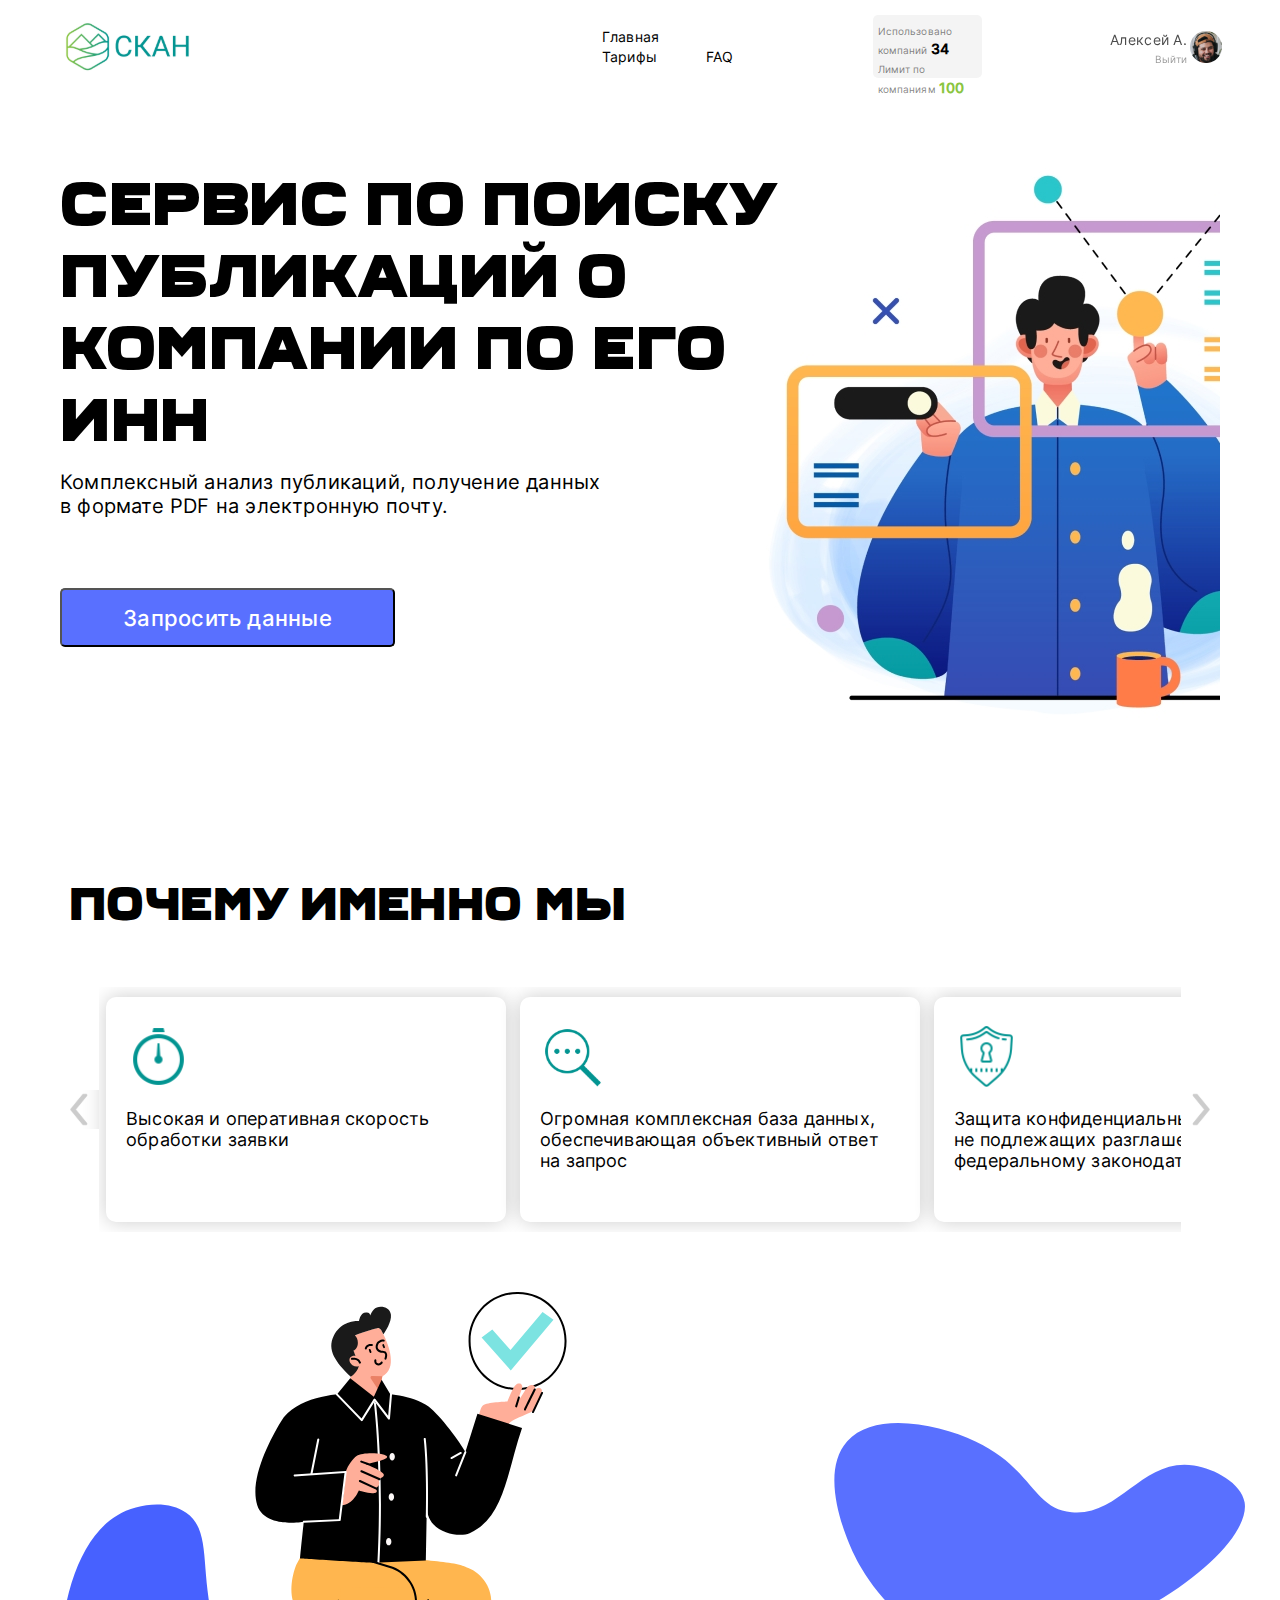
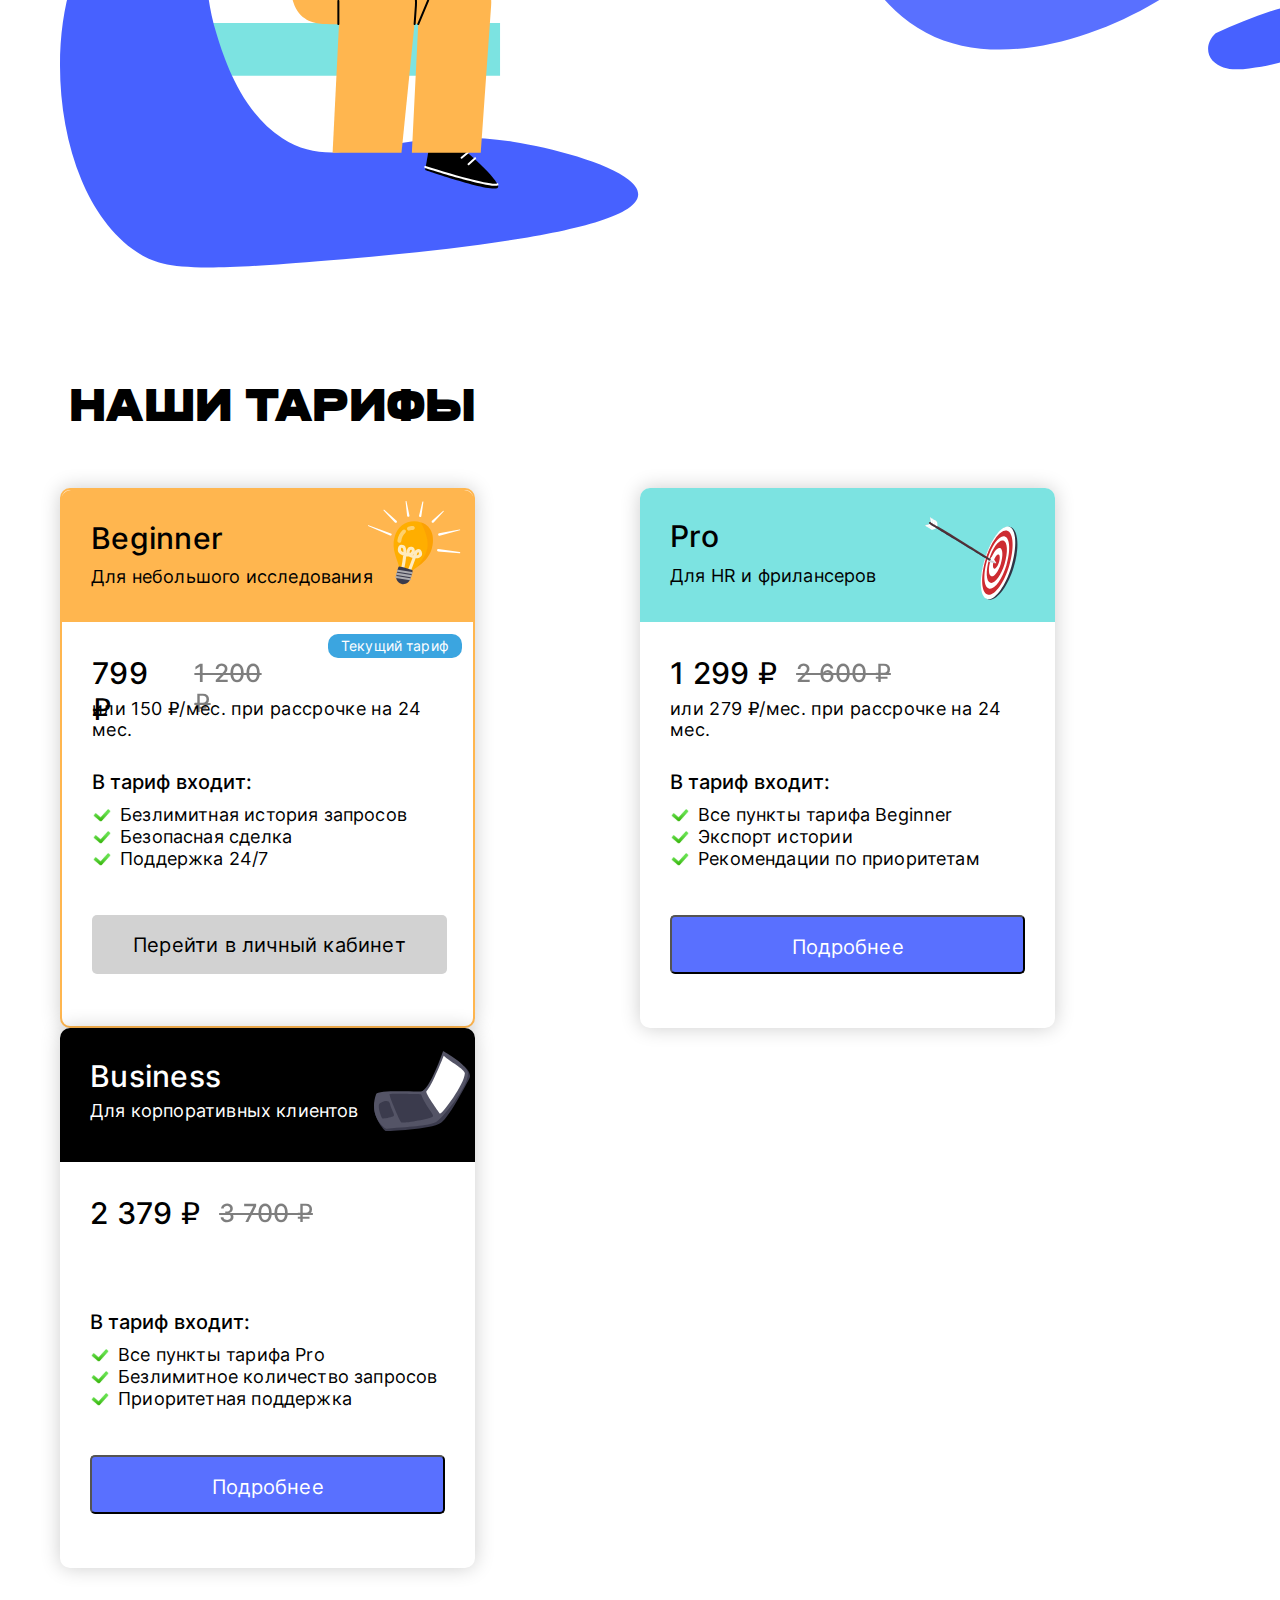
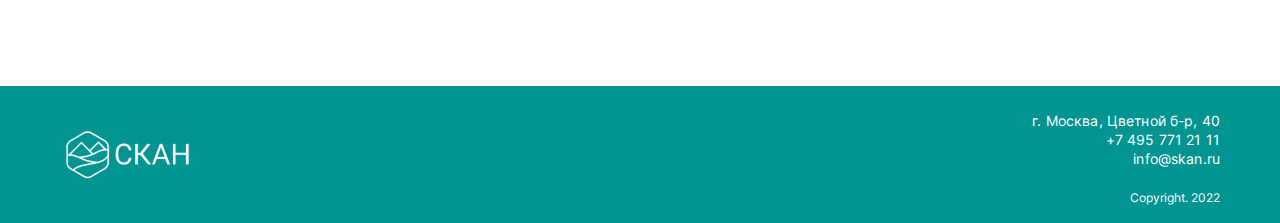
<file: index.html>
<!doctype html>
<html lang="ru">
<head>
    <meta charset="UTF-8">
    <meta name="viewport"
          content="width=device-width, user-scalable=no, initial-scale=1.0, maximum-scale=1.0, minimum-scale=1.0">
    <meta http-equiv="X-UA-Compatible" content="ie=edge">
    <title>Сервис по поиску публикаций о компании по его ИНН</title>
    <!--  перезагрузка дефолтных стилей  <link rel="stylesheet" href="./css/reset.css">-->
    <link rel="stylesheet" href="./css/style.css">
</head>
<body>
<div class="wrapper">
    <header class="header">
        <div class="header_wrapper">
            <div class="header__logo">
                <a href="index" class="header__logo-link">
                    <img src="./img/svg/logo.svg" alt="Сервис по поиску публикаций о компании по его ИНН">
                </a>
            </div>

            <!-- центральное меню -->
            <nav class="header__nav-menu">
                <ul class="header__list">
                    <li class="header__item">
                        <a href="index" class="header__link">Главная</a>
                    </li>
                    <li class="header__item">
                        <a href="" class="header__link">Тарифы</a>
                    </li>
                    <li class="header__item">
                        <a href="" class="header__link">FAQ</a>
                    </li>
                </ul>
            </nav>

            <!-- блок информации по компаниям -->
            <div class="header__account_info">
                <p><span class="small">Использовано компаний </span><span class="value-bold">34</span></p>
                <p><span class="small">Лимит по компаниям </span><span class="value-green">100</span></p>
            </div>

            <!-- блок профиля -->
            <div class="header__account">
                <div class="header__account_leftside">
                    <div class="header__account-name">Алексей А.</div>
                    <div class="right"><a href="" class="header__logout">Выйти</a></div>
                </div>
                <div class="header__account_photo"><img src="./img/png/photo.png"></div>
            </div>
        </div>
    </header>

    <main class="main">
        <!-- описание сервиса с кнопкой запроса данных -->
        <section class="intro">
            <nav class="left_sidebar">
                <h1 class="title">
                    сервис по поиску публикаций о компании по его ИНН
                </h1>
                <div class="description">
                    Комплексный анализ публикаций, получение данных в формате PDF на электронную почту.
                </div>

                <button class="button__get_data">
                    <a href="search" class="btn_search_link">Запросить данные</a>
                </button>
            </nav>
        </section>

        <!-- карточки с описанием преимуществ -->
        <section class="about_cards">
            <div class="block_title">
                Почему именно мы
            </div>
            <div class="carusel">
                <div class="arrow">
                    <img src="./img/svg/left.svg" alt="">
                </div>
                <div class="band">
                    <div class="card">
                        <img src="./img/svg/time.svg" alt="" class="card_icon">
                        <p class="card_text">
                            Высокая и оперативная скорость обработки заявки
                        </p>
                    </div>
                    <div class="card">
                        <img src="./img/svg/search.svg" alt="" class="card_icon">
                        <p class="card_text">
                            Огромная комплексная база данных, обеспечивающая объективный ответ на запрос
                        </p>
                    </div>
                    <div class="card">
                        <img src="./img/svg/door_shield.svg" alt="" class="card_icon">
                        <p class="card_text">
                            Защита конфиденциальных сведений, не подлежащих разглашению по федеральному
                            законодательству
                        </p>
                    </div>
                </div>
                <div class="arrow">
                    <img src="./img/svg/right.svg" alt="">
                </div>
            </div>
        </section>


        <section class="picture">
            <img src="./img/svg/picture.svg" alt="">
        </section>

        <!-- блок с тарифами в виде карточек-->
        <section class="plans__block">
            <div class="block_title">
                наши тарифы
            </div>
            <div class="plans__block-cards">
                <div class="plan__card-beginner">
                    <div class="card__header-beginner">
                        <div class="card__title">Beginner</div>
                        <div class="card_text">Для небольшого исследования</div>
                    </div>

                    <div class="card__priceblock">
                        <div class="card__priceblock_header">
                            <div class="price_actual">799 ₽</div>
                            <div class="price_full">1 200 ₽</div>
                            <div class="plan__current_visible">
                                <div class="plan_text">Текущий тариф</div>
                            </div>
                        </div>
                    </div>
                    <div class="plan_description">или 150 ₽/мес. при рассрочке на 24 мес.</div>

                    <div class="card__planblock">
                        <div class="plan__description_title">В тариф входит:</div>
                        <div class="list__item">
                            <div class="galka"><img src="./img/svg/galka_green.svg" alt=""></div>
                            <div class="list__item_text">Безлимитная история запросов</div>
                        </div>
                        <div class="list__item">
                            <div class="galka"><img src="./img/svg/galka_green.svg" alt=""></div>
                            <div class="list__item_text">Безопасная сделка</div>
                        </div>
                        <div class="list__item">
                            <div class="galka"><img src="./img/svg/galka_green.svg" alt=""></div>
                            <div class="list__item_text">Поддержка 24/7</div>
                        </div>
                    </div>

                    <button class="card__button_go">
                        Перейти в личный кабинет
                    </button>

                </div>

                <div class="plan__card-pro">
                    <div class="card__header-pro">
                        <div class="card__title">Pro</div>
                        <div class="card_text">Для HR и фрилансеров</div>
                    </div>

                    <div class="card__priceblock">
                        <div class="card__priceblock_header">
                            <div class="price_actual">1 299 ₽</div>
                            <div class="price_full">2 600 ₽</div>
                            <div class="plan__current_hidden">
                                <div class="plan_text">Текущий тариф</div>
                            </div>
                        </div>
                    </div>
                    <div class="plan_description">или 279 ₽/мес. при рассрочке на 24 мес.</div>

                    <div class="card__planblock">
                        <div class="plan__description_title">В тариф входит:</div>
                        <div class="list__item">
                            <div class="galka"><img src="./img/svg/galka_green.svg" alt=""></div>
                            <div class="list__item_text">Все пункты тарифа Beginner</div>
                        </div>
                        <div class="list__item">
                            <div class="galka"><img src="./img/svg/galka_green.svg" alt=""></div>
                            <div class="list__item_text">Экспорт истории</div>
                        </div>
                        <div class="list__item">
                            <div class="galka"><img src="./img/svg/galka_green.svg" alt=""></div>
                            <div class="list__item_text">Рекомендации по приоритетам</div>
                        </div>
                    </div>

                    <button class="card__button_details">
                        Подробнее
                    </button>
                </div>


                <div class="plan__card-business">
                    <div class="card__header-business">
                        <div class="card__title-white">Business</div>
                        <div class="card_text">Для корпоративных клиентов</div>
                    </div>

                    <div class="card__priceblock">
                        <div class="card__priceblock_header">
                            <div class="price_actual">2 379 ₽</div>
                            <div class="price_full">3 700 ₽</div>
                            <div class="plan__current_hidden">
                                <div class="plan_text">Текущий тариф</div>
                            </div>
                        </div>
                    </div>
                    <div class="plan_description"></div>

                    <div class="card__planblock">
                        <div class="plan__description_title">В тариф входит:</div>
                        <div class="list__item">
                            <div class="galka"><img src="./img/svg/galka_green.svg" alt=""></div>
                            <div class="list__item_text">Все пункты тарифа Pro</div>
                        </div>
                        <div class="list__item">
                            <div class="galka"><img src="./img/svg/galka_green.svg" alt=""></div>
                            <div class="list__item_text">Безлимитное количество запросов</div>
                        </div>
                        <div class="list__item">
                            <div class="galka"><img src="./img/svg/galka_green.svg" alt=""></div>
                            <div class="list__item_text">Приоритетная поддержка</div>
                        </div>
                    </div>

                    <button class="card__button_details">
                        Подробнее
                    </button>
                </div>
            </div>
        </section>
    </main>
</div> <!-- wrapper-->

<!-- подвал -->
<footer class="footer">
    <div class="footer__logo">
        <img src="./img/svg/logo_footer.svg" alt="Сервис по поиску публикаций о компании по его ИНН">
    </div>

    <div class="footer_textblock">
        <div class="footer_contacts">
            <span class="text_right"> г. Москва, Цветной б-р, 40</span><br>
            <span class="text_right"> +7 495 771 21 11</span><br>
            <span class="text_right"> info@skan.ru</span>
        </div>
        <div class="copyright">
            Copyright. 2022
        </div>
    </div>
</footer>
</body>
</html>
</file>
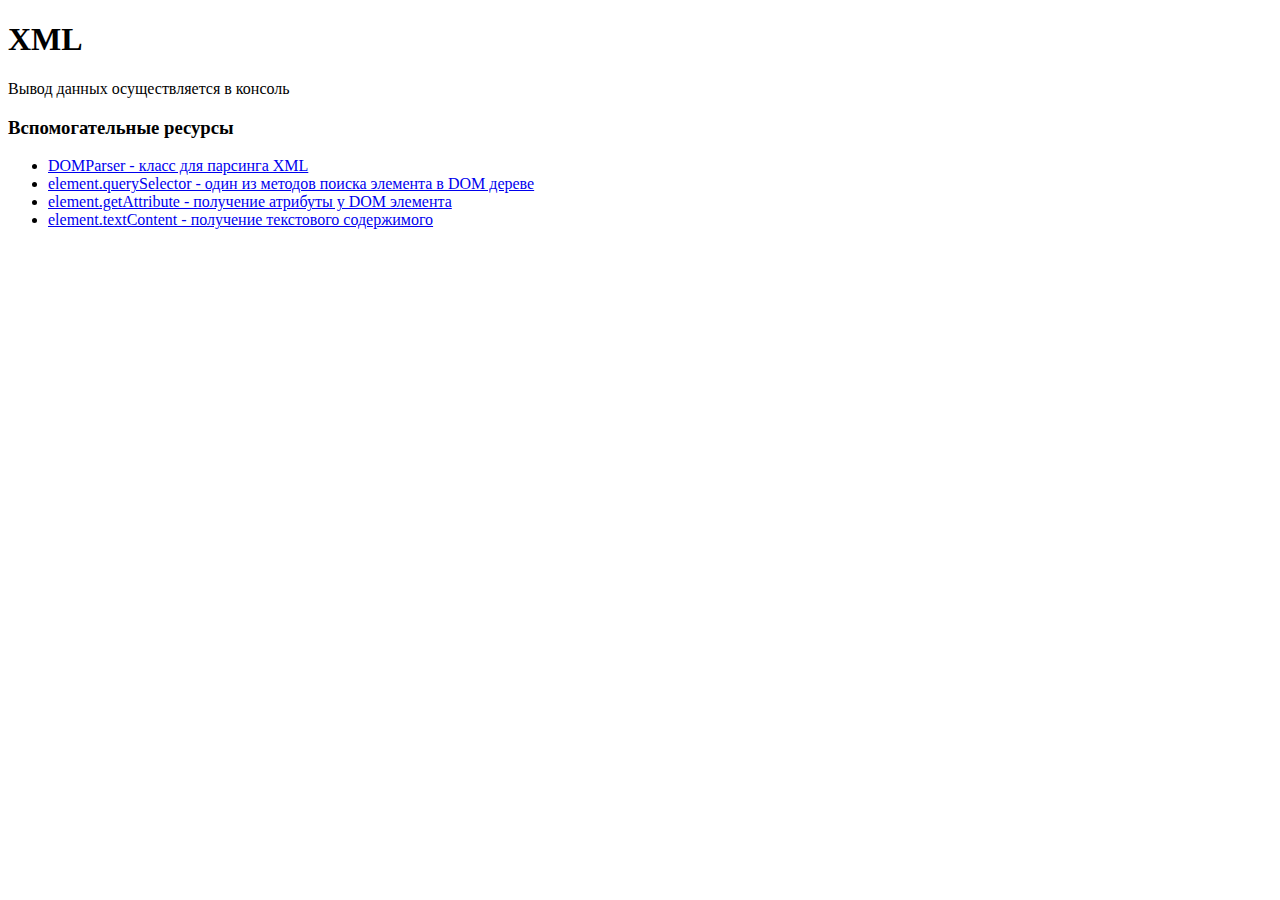
<file: home.html>
<!DOCTYPE html>
<html lang="en">
<head>
    <meta charset="UTF-8">
    <title>Title</title>
  <script src="xml_json.js"></script>
</head>
<body>
<h1>XML</h1>

Вывод данных осуществляется в консоль

<h3>Вспомогательные ресурсы</h3>
<ul>
  <li>
    <a href="https://developer.mozilla.org/ru/docs/Web/API/DOMParser">DOMParser - класс для парсинга XML</a>
  </li>
  <li>
    <a href="https://developer.mozilla.org/ru/docs/Web/API/Document/querySelector">element.querySelector - один из методов поиска элемента в DOM дереве</a>
  </li>
  <li>
    <a href="https://developer.mozilla.org/ru/docs/Web/API/Element/getAttribute">element.getAttribute - получение атрибуты у DOM элемента</a>
  </li>
  <li>
    <a href="https://developer.mozilla.org/ru/docs/Web/API/Node/textContent">element.textContent - получение текстового содержимого</a>
  </li>
</ul>


</body>
</html>
</file>
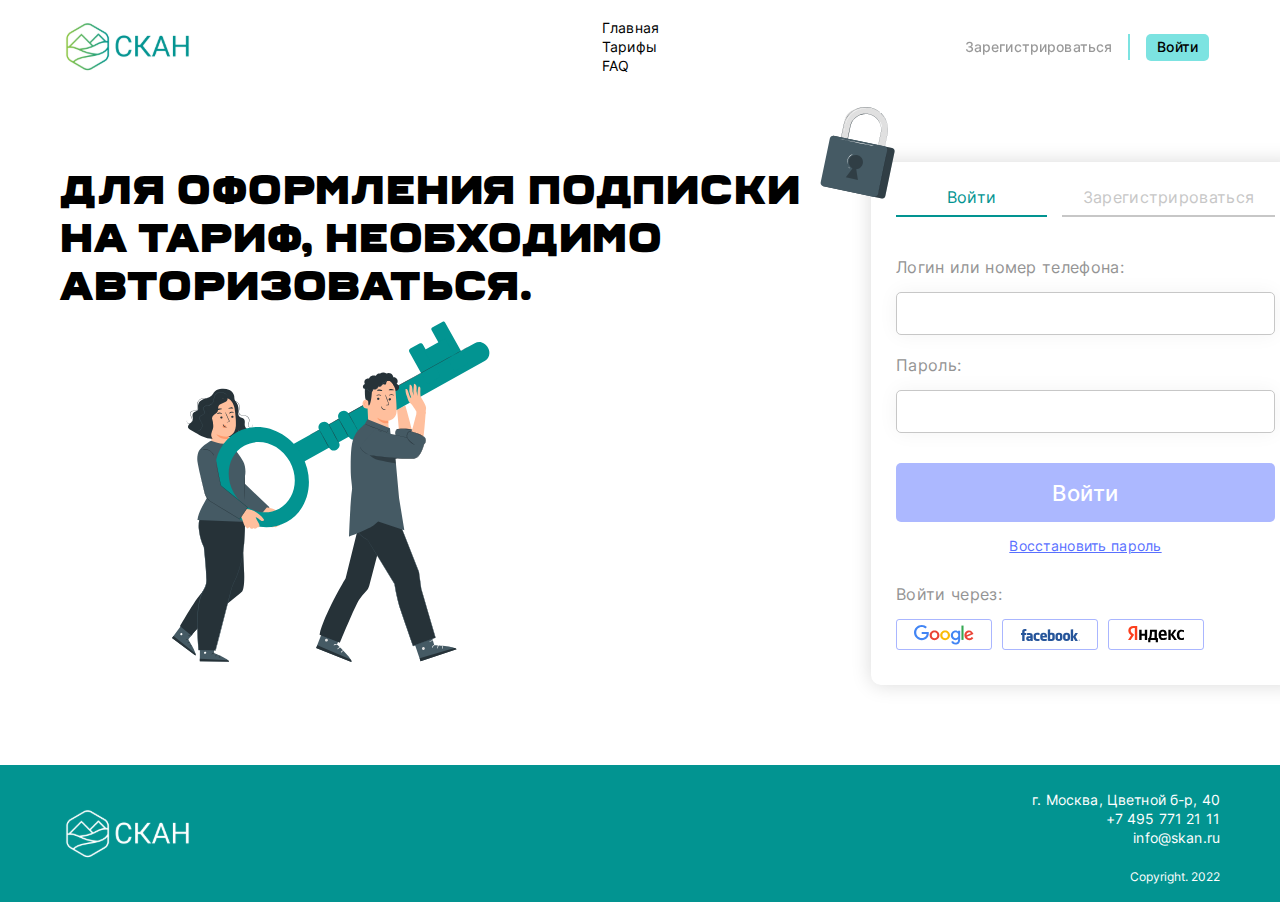
<file: login.html>
<!doctype html>
<html lang="ru">
<head>
    <meta charset="UTF-8">
    <meta name="viewport"
          content="width=device-width, user-scalable=no, initial-scale=1.0, maximum-scale=1.0, minimum-scale=1.0">
    <meta http-equiv="X-UA-Compatible" content="ie=edge">
    <title>Сервис по поиску публикаций о компании по его ИНН</title>
    <!--  перезагрузка дефолтных стилей  <link rel="stylesheet" href="./css/reset.css">-->
    <link rel="stylesheet" href="./css/style.css">
</head>
<body>
<div class="wrapper">
    <header class="header">
        <div class="header_wrapper">
            <div class="header__logo">
                <a href="index" class="header__logo-link">
                    <img src="./img/svg/logo.svg" alt="Сервис по поиску публикаций о компании по его ИНН">
                </a>
            </div>

            <!-- центральное меню -->
            <nav class="header__nav-menu">
                <ul class="header__list">
                    <li class="header__item">
                        <a href="" class="header__link">Главная</a>
                    </li>
                    <li class="header__item">
                        <a href="" class="header__link">Тарифы</a>
                    </li>
                    <li class="header__item">
                        <a href="" class="header__link">FAQ</a>
                    </li>
                </ul>
            </nav>

            <!-- блок регистрации/входа -->
            <div class="header__rightside">
                <div class="header__rightside-block"><a href="#" class="header_link">Зарегистрироваться</a></div>
                <div class="vertical_border"> </div>
                <div class="header__rightside-block active" ><a href="#" class="header_link active">Войти</a></div>
            </div>
            <!-- блок регистрации/входа -->
        </div>
    </header>


    <div class="main__login">
        <div class="login__main_leftside">
            <div class="login__main_title">
                <h1 class="login_title">Для оформления подписки на тариф, необходимо авторизоваться.</h1>
            </div>
            <div class="login__main_picture">
                <img class="login_picture" src="img/svg/characters.svg" alt="">
            </div>
        </div>

        <div class="login__main_rightside">
            <div class="login__main_inputform">
                <div class="input__form">
                    <div class="form__menu">
                        <div class="form__menu_login">Войти</div>
                        <div class="form__menu_register">Зарегистрироваться</div>
                    </div>
                    <div class="form-group">
                        <p class="form_control_title">Логин или номер телефона:</p>
                        <input class="form_control" type="text" name="username" maxlength="15" minlength="4"
                               pattern="^[a-zA-Z0-9_.-]*$" id="username" required>
                    </div>
                    <div class="form-group">
                        <p class="form_control_title">Пароль:</p>
                        <input class="form_control" type="password" name="password" minlength="6" id="password"
                               required>
                    </div>

                    <button class="btn__submit" type="submit">Войти</button>
                    <div class="restore_pass">Восстановить пароль</div>

                    <div class="form-group_media">
                        <p class="form_control_title">Войти через:</p>
                        <div class="social__block">
                            <div class="network_link"><img src="img/svg/google.svg" alt=""></div>
                            <div class="network_link"><img src="img/svg/facebook.svg" alt=""></div>
                            <div class="network_link"><img src="img/svg/yandex.svg" alt=""></div>
                        </div>
                    </div>

                </div>
                <div class="zamok__picture">
                    <img src="img/svg/zamok.svg" alt="">
                </div>
            </div>
        </div>


    </div>


</div> <!-- wrapper-->


<!-- подвал -->
<footer class="footer">
    <div class="footer__logo">
        <img src="./img/svg/logo_footer.svg" alt="Сервис по поиску публикаций о компании по его ИНН">
    </div>

    <div class="footer_textblock">
        <div class="footer_contacts">
            <span class="text_right"> г. Москва, Цветной б-р, 40</span><br>
            <span class="text_right"> +7 495 771 21 11</span><br>
            <span class="text_right"> info@skan.ru</span>
        </div>
        <div class="copyright">
            Copyright. 2022
        </div>
    </div>
</footer>


</body>
</html>
</file>
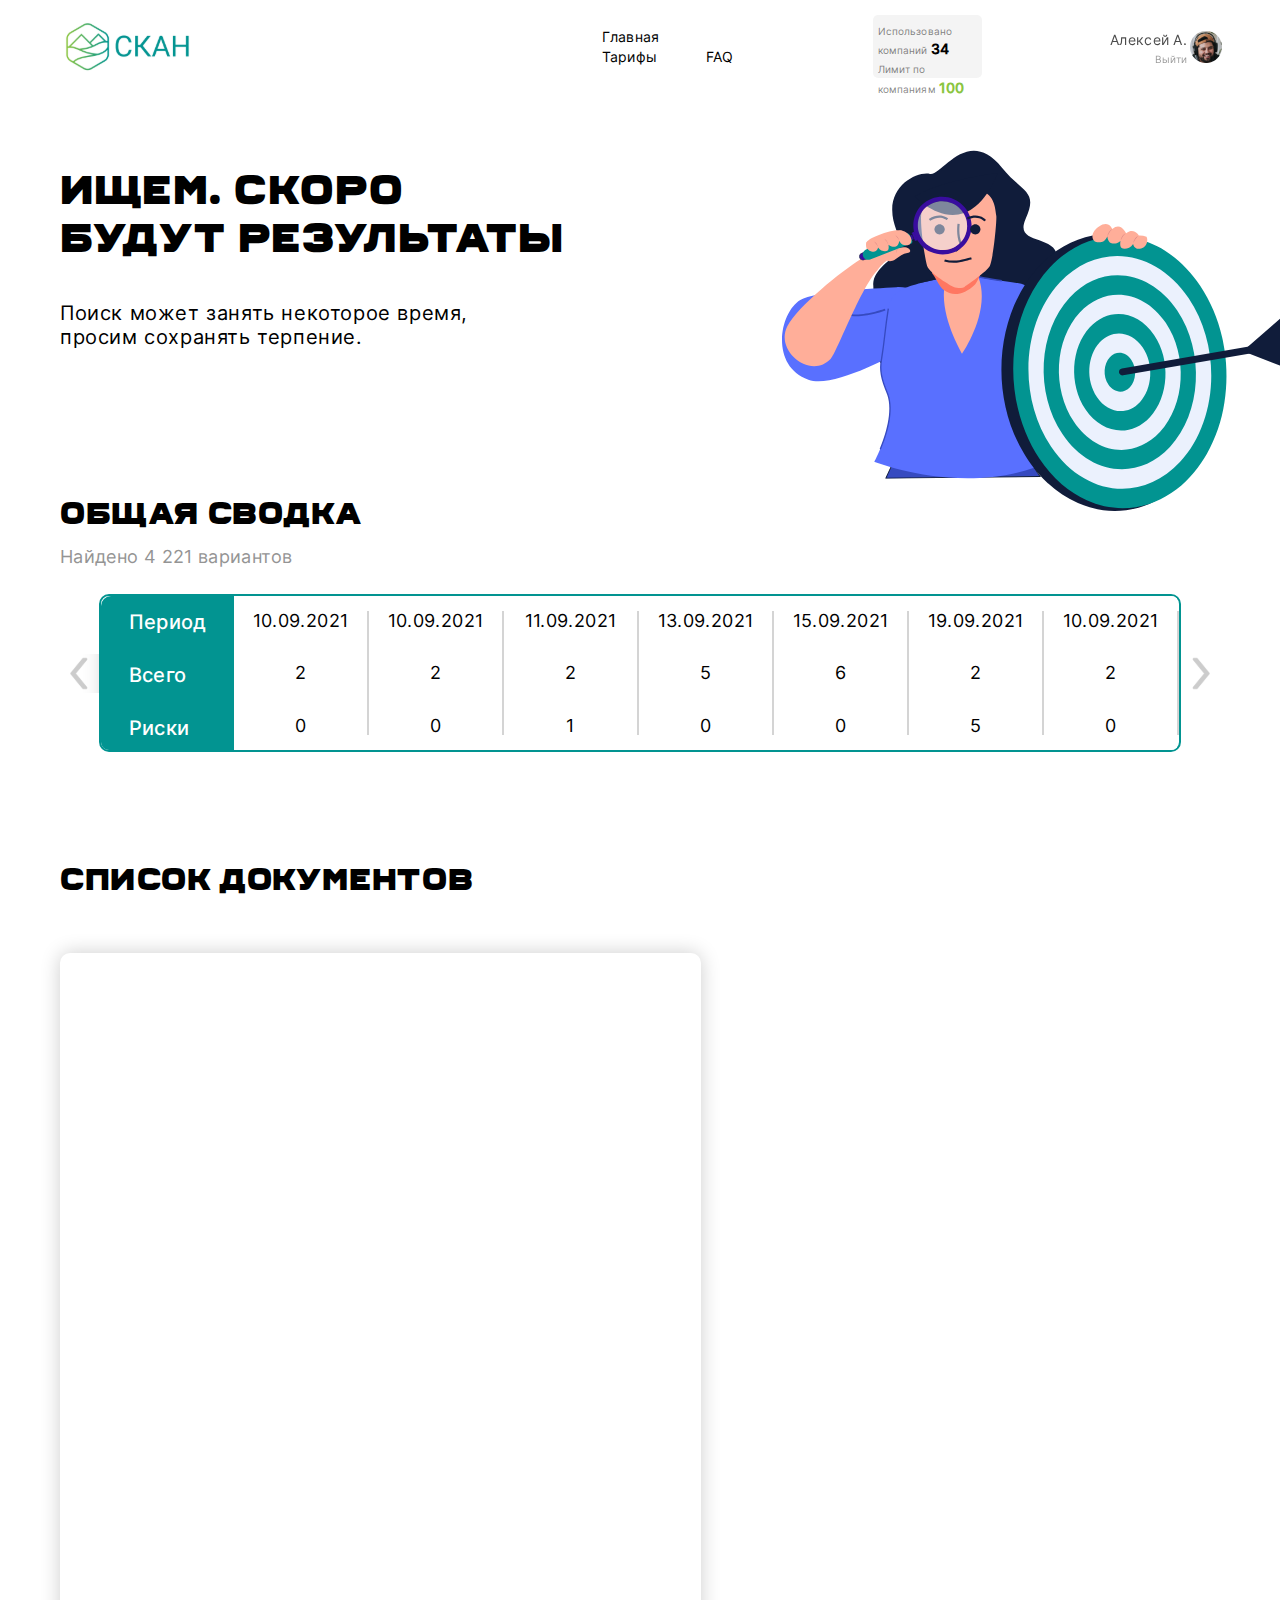
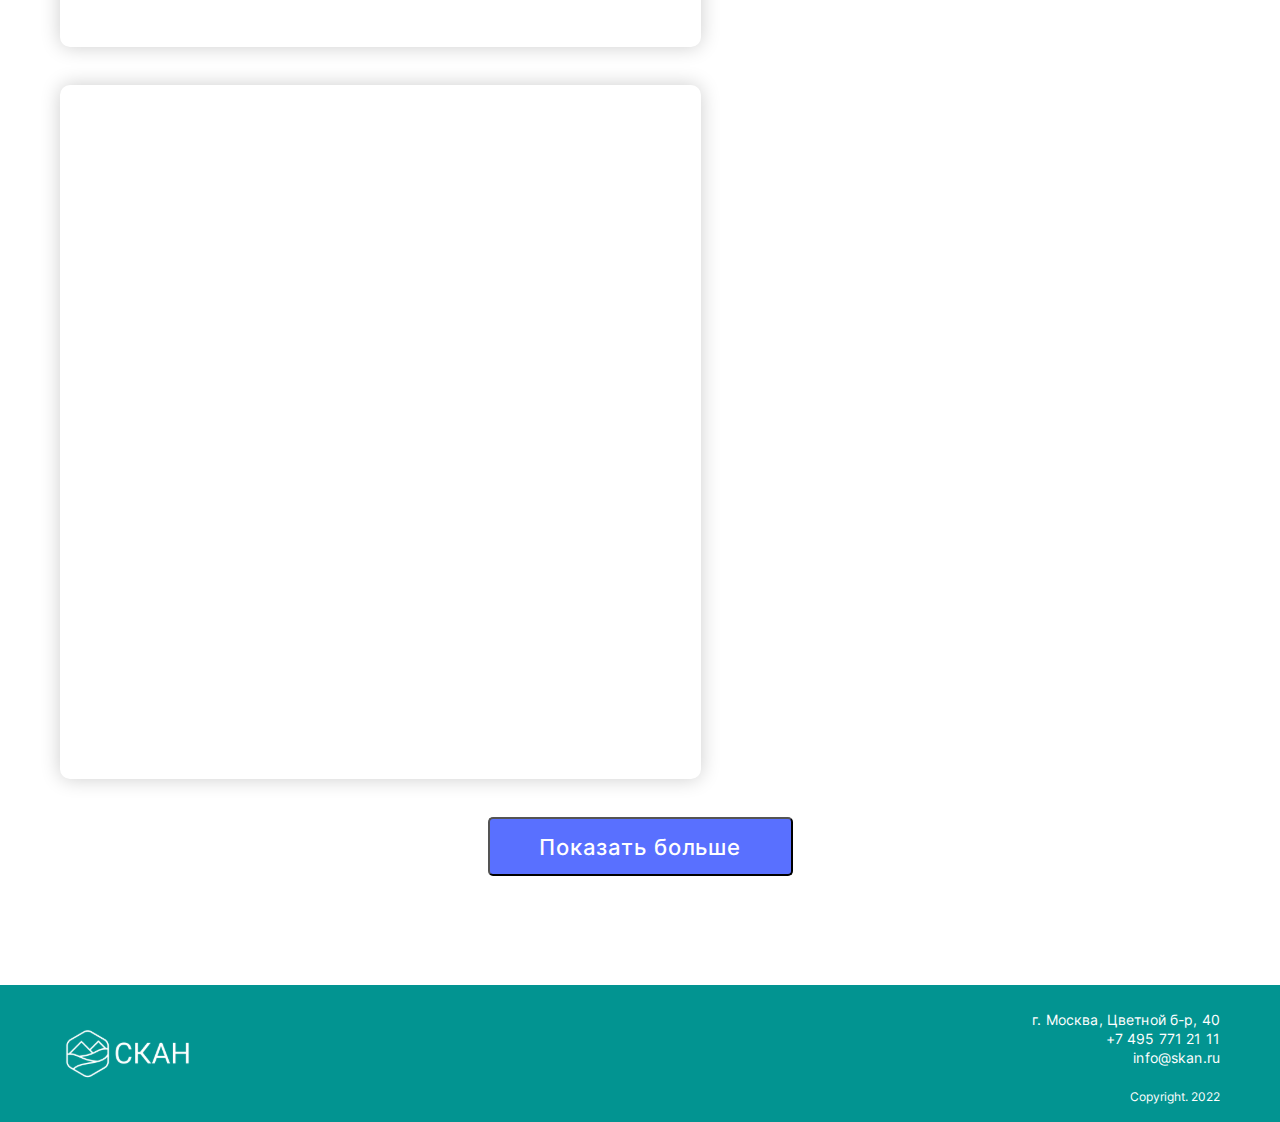
<file: results.html>
<!DOCTYPE html>
<html lang="en">
<head>
    <meta charset="UTF-8">
    <title>Title</title>
</head>
<body>

</body>
</html><!doctype html>
<html lang="ru">
<head>
    <meta charset="UTF-8">
    <meta name="viewport"
          content="width=device-width, user-scalable=no, initial-scale=1.0, maximum-scale=1.0, minimum-scale=1.0">
    <meta http-equiv="X-UA-Compatible" content="ie=edge">
    <title>Сервис по поиску публикаций о компании по его ИНН</title>
    <!--  перезагрузка дефолтных стилей  <link rel="stylesheet" href="./css/reset.css">-->
    <link rel="stylesheet" href="./css/style.css">
</head>
<body>
<div class="wrapper">
    <header class="header">
        <div class="header_wrapper">
            <div class="header__logo">
                <a href="index" class="header__logo-link">
                    <img src="./img/svg/logo.svg" alt="Сервис по поиску публикаций о компании по его ИНН">
                </a>
            </div>

            <!-- центральное меню -->
            <nav class="header__nav-menu">
                <ul class="header__list">
                    <li class="header__item">
                        <a href="index" class="header__link">Главная</a>
                    </li>
                    <li class="header__item">
                        <a href="" class="header__link">Тарифы</a>
                    </li>
                    <li class="header__item">
                        <a href="" class="header__link">FAQ</a>
                    </li>
                </ul>
            </nav>

            <!-- блок информации по компаниям -->
            <div class="header__account_info">
                <p><span class="small">Использовано компаний </span><span class="value-bold">34</span></p>
                <p><span class="small">Лимит по компаниям </span><span class="value-green">100</span></p>
            </div>

            <!-- блок профиля -->
            <div class="header__account">
                <div class="header__account_leftside">
                    <div class="header__account-name">Алексей А.</div>
                    <div class="right"><a href="" class="header__logout">Выйти</a></div>
                </div>
                <div class="header__account_photo"><img src="./img/png/photo.png"></div>
            </div>
        </div>
    </header>

    <!--    шапка поиска-->
    <section class="results__header">
        <div class="results__header_left">
            <div class="results__header_title">
                Ищем. Скоро будут результаты
            </div>
            <div class="results__header_desc">Поиск может занять некоторое время,<br>
                просим сохранять терпение.
            </div>
        </div>

        <div class="results__header_right"><img src="img/svg/results_picture.svg" alt=""
                                                class="header__results_picture"></div>
    </section>

    <!--    блок дат публикаций-->
    <section class="summary">
        <div class="summary_title">Общая сводка</div>
        <div class="summary_descr">Найдено 4 221 вариантов</div>

        <div class="results_carusel">

            <div class="left_arrow_summary"><img src="img/svg/left.svg" alt="" class="summary_arrow"></div>
            <div class="summary_window">

                <div class="summary_start_block">
                    <p class="summary_name">Период</p>
                    <p class="summary_name">Всего</p>
                    <p class="summary_name">Риски</p>
                </div>

                <div class="summary__block_wrapper">
                    <div class="summary_data_block">
                        <p class="summary_value">10.09.2021</p>
                        <p class="summary_value">2</p>
                        <p class="summary_value">0</p>
                    </div>
                </div>

                <div class="summary__block_wrapper">
                    <div class="summary_data_block">
                        <p class="summary_value">10.09.2021</p>
                        <p class="summary_value">2</p>
                        <p class="summary_value">0</p>
                    </div>
                </div>
                <div class="summary__block_wrapper">
                    <div class="summary_data_block">
                        <p class="summary_value">11.09.2021</p>
                        <p class="summary_value">2</p>
                        <p class="summary_value">1</p>
                    </div>
                </div>
                <div class="summary__block_wrapper">
                    <div class="summary_data_block">
                        <p class="summary_value">13.09.2021</p>
                        <p class="summary_value">5</p>
                        <p class="summary_value">0</p>
                    </div>
                </div>

                <div class="summary__block_wrapper">
                    <div class="summary_data_block">
                        <p class="summary_value">15.09.2021</p>
                        <p class="summary_value">6</p>
                        <p class="summary_value">0</p>
                    </div>
                </div>

                <div class="summary__block_wrapper">
                    <div class="summary_data_block">
                        <p class="summary_value">19.09.2021</p>
                        <p class="summary_value">2</p>
                        <p class="summary_value">5</p>
                    </div>
                </div>

                <div class="summary__block_wrapper">
                    <div class="summary_data_block">
                        <p class="summary_value">10.09.2021</p>
                        <p class="summary_value">2</p>
                        <p class="summary_value">0</p>
                    </div>
                </div>

<!--                <div class="summary__block_wrapper">-->
<!--                    <div class="summary_data_block">-->
<!--                        <p class="summary_value">10.09.2021</p>-->
<!--                        <p class="summary_value">2</p>-->
<!--                        <p class="summary_value">0</p>-->
<!--                    </div>-->
<!--                </div>-->

<!--                <div class="summary__block_wrapper">-->
<!--                    <div class="summary_data_block">-->
<!--                        <p class="summary_value">10.09.2021</p>-->
<!--                        <p class="summary_value">2</p>-->
<!--                        <p class="summary_value">0</p>-->
<!--                    </div>-->
<!--                </div>-->

            </div>
            <div class="right_arrow_summary"><img src="img/svg/right.svg" alt="" class="summary_arrow"></div>
        </div>

    </section>

    <!--    выдача пбликаций по выбранной дате -->
    <section class="documents">
        <div class="documents_title">Список документов</div>
        <div class="documents_block">
            <div class="post_card"></div>
            <div class="post_card"></div>

<!--            <div class="post_card"></div>-->
<!--            <div class="post_card"></div>-->
        </div>
        <button class="show_more">Показать больше</button>
    </section>


</div> <!-- wrapper-->


<!-- подвал -->
<footer class="footer">
    <div class="footer__logo">
        <img src="./img/svg/logo_footer.svg" alt="Сервис по поиску публикаций о компании по его ИНН">
    </div>

    <div class="footer_textblock">
        <div class="footer_contacts">
            <span class="text_right"> г. Москва, Цветной б-р, 40</span><br>
            <span class="text_right"> +7 495 771 21 11</span><br>
            <span class="text_right"> info@skan.ru</span>
        </div>
        <div class="copyright">
            Copyright. 2022
        </div>
    </div>
</footer>


</body>
</html>
</file>
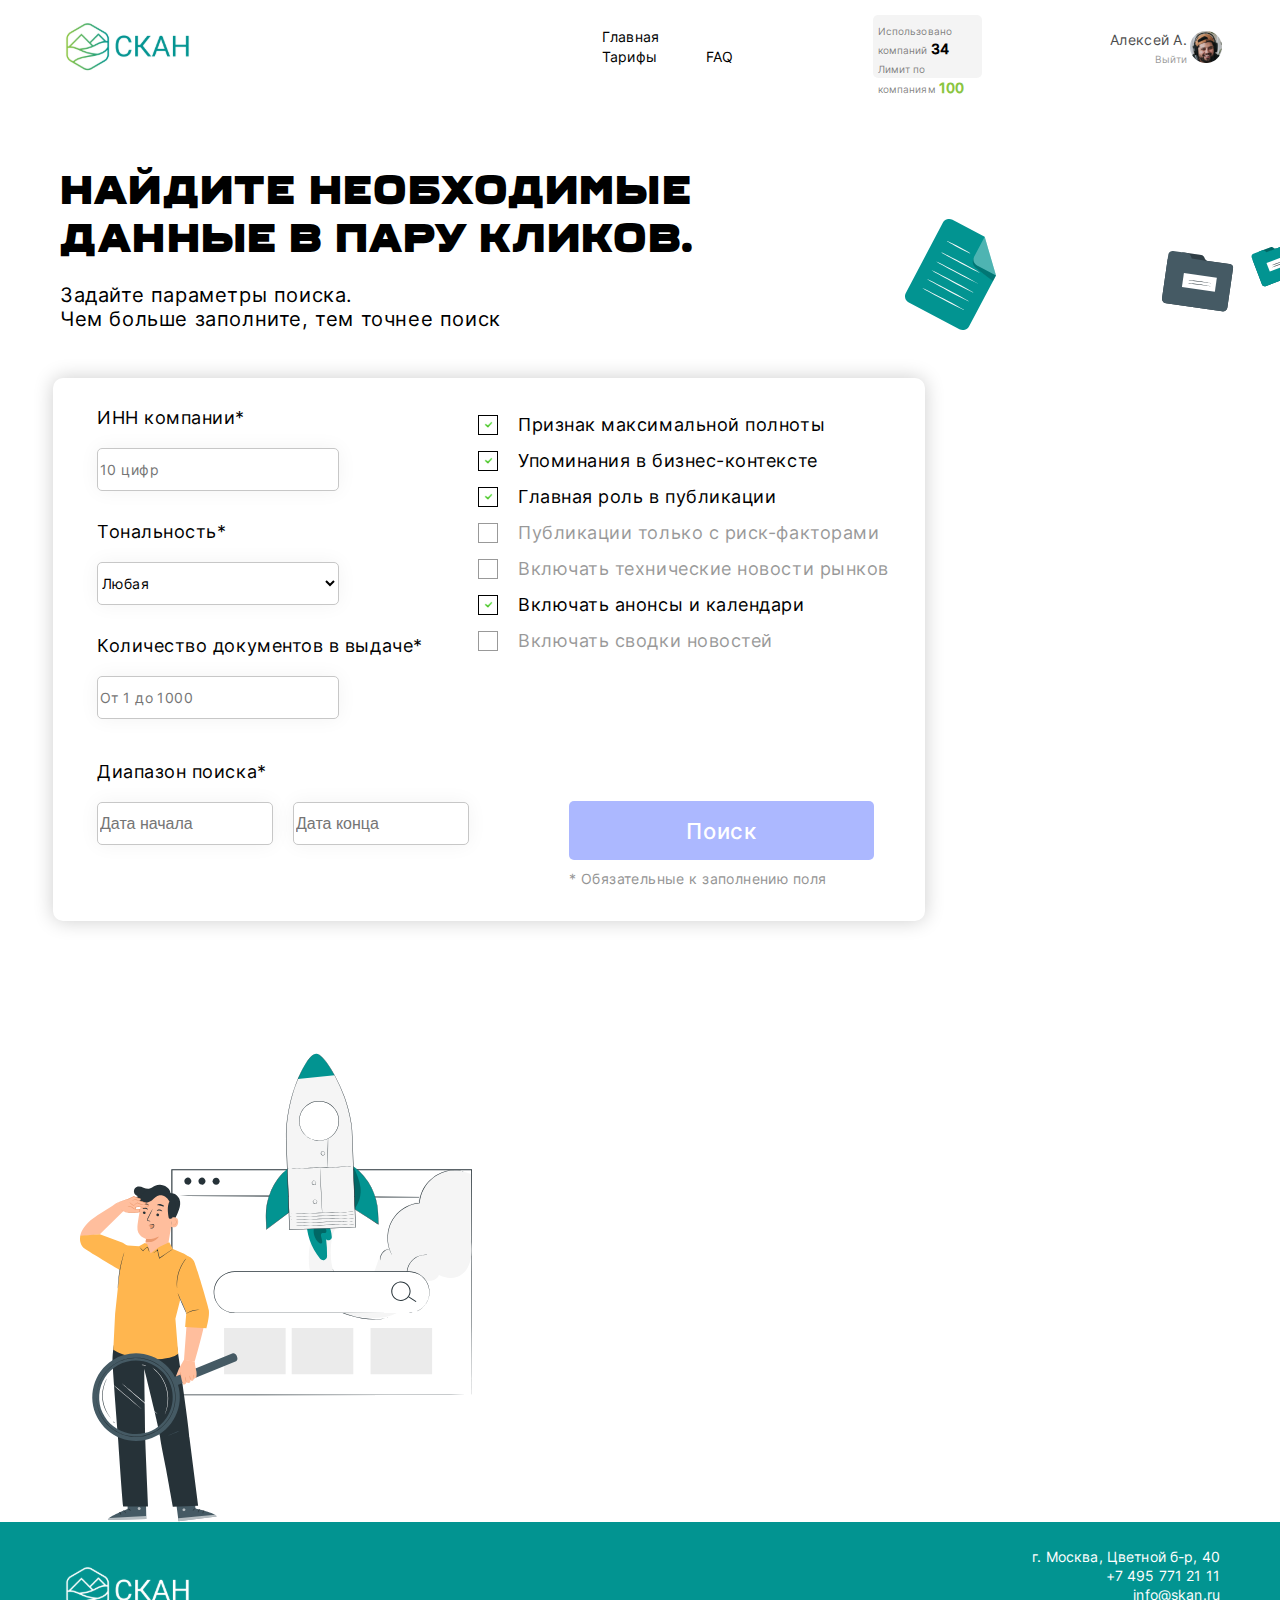
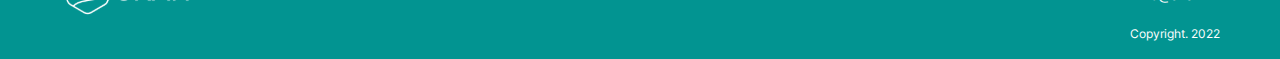
<file: search.html>
<!doctype html>
<html lang="ru">
<head>
    <meta charset="UTF-8">
    <meta name="viewport"
          content="width=device-width, user-scalable=no, initial-scale=1.0, maximum-scale=1.0, minimum-scale=1.0">
    <meta http-equiv="X-UA-Compatible" content="ie=edge">
    <title>Сервис по поиску публикаций о компании по его ИНН</title>
    <!--  перезагрузка дефолтных стилей  <link rel="stylesheet" href="./css/reset.css">-->
    <link rel="stylesheet" href="./css/style.css">
</head>
<body>
<div class="wrapper">
    <header class="header">
        <div class="header_wrapper">
            <div class="header__logo">
                <a href="index" class="header__logo-link">
                    <img src="./img/svg/logo.svg" alt="Сервис по поиску публикаций о компании по его ИНН">
                </a>
            </div>

            <!-- центральное меню -->
            <nav class="header__nav-menu">
                <ul class="header__list">
                    <li class="header__item">
                        <a href="index" class="header__link">Главная</a>
                    </li>
                    <li class="header__item">
                        <a href="" class="header__link">Тарифы</a>
                    </li>
                    <li class="header__item">
                        <a href="" class="header__link">FAQ</a>
                    </li>
                </ul>
            </nav>

            <!-- блок информации по компаниям -->
            <div class="header__account_info">
                <p><span class="small">Использовано компаний </span><span class="value-bold">34</span></p>
                <p><span class="small">Лимит по компаниям </span><span class="value-green">100</span></p>
            </div>

            <!-- блок профиля -->
            <div class="header__account">
                <div class="header__account_leftside">
                    <div class="header__account-name">Алексей А.</div>
                    <div class="right"><a href="" class="header__logout">Выйти</a></div>
                </div>
                <div class="header__account_photo"><img src="./img/png/photo.png"></div>
            </div>
        </div>
    </header>

    <section class="search__header">
        <div class="search__header_left">
            <div class="search__header_title">
                Найдите необходимые данные в пару кликов.
            </div>
            <div class="search__header_desc">Задайте параметры поиска.<br>
                Чем больше заполните, тем точнее поиск
            </div>
        </div>

        <div class="search__header_right"><img src="img/svg/folders.svg" alt="" class="header__search_picture"></div>
    </section>

</div> <!-- wrapper-->


<section class="search__main">
    <!--  Search form-->
    <div class="seacrh_input">
        <div class="search__block_top">
            <div class="search__block_left">
                <form id="search_form" action="results" method="get">
                    <div class="left__searchform-group">
                        <p class="left__search_control_title">ИНН компании*</p>
                        <input class="left__search_control" type="text" name="inn" id="inn"
                               placeholder="10 цифр" required>
                    </div>
                    <div class="left__searchform-group">
                        <p class="left__search_control_title">Тональность*</p>
                        <select name="tone" id="tone" class="left__search_control">
                            <option value="nay">Любая</option>
                            <option value="negative">Негативная</option>
                            <option value="positive">Позитивная</option>
                        </select>
                    </div>
                    <div class="left__searchform-group">
                        <p class="left__search_control_title">Количество документов в выдаче*</p>
                        <input class="left__search_control" type="text" name="quantity" id="quantity"
                               placeholder="От 1 до 1000" required>
                    </div>
                </form>
            </div>
            <div class="search__block_right">
                <div class="choice_container">
                    <input class="custom-checkbox" form="search_form" type="checkbox" id="maxfull" name="maxfull"
                           checked="checked">
                    <label class="choice_lable" for="maxfull">Признак максимальной полноты</label>
                </div>

                <div class="choice_container">
                    <input class="custom-checkbox" form="search_form" type="checkbox" id="context" name="context"
                           checked="checked">
                    <label class="choice_lable" for="context">Упоминания в бизнес-контексте</label>
                </div>

                <div class="choice_container">
                    <input class="custom-checkbox" form="search_form" type="checkbox" id="role" name="role"
                           checked="checked">
                    <label class="choice_lable" for="role">Главная роль в публикации</label>
                </div>

                <div class="choice_container">
                    <input class="custom-checkbox" form="search_form" type="checkbox" id="risk" name="risk">
                    <label class="choice_lable" for="risk">Публикации только с риск-факторами</label>
                </div>

                <div class="choice_container">
                    <input class="custom-checkbox" form="search_form" type="checkbox" id="news" name="news">
                    <label class="choice_lable" for="news">Включать технические новости рынков</label>
                </div>

                <div class="choice_container">
                    <input class="custom-checkbox" form="search_form" type="checkbox" id="calendar" name="calendar"
                           checked="checked">
                    <label class="choice_lable" for="calendar">Включать анонсы и календари</label>
                </div>

                <div class="choice_container">
                    <input class="custom-checkbox" form="search_form" type="checkbox" id="summary" name="summary">
                    <label class="choice_lable" for="summary">Включать сводки новостей</label>
                </div>

            </div>
        </div>
        <!-- нижний блок поиска включает в себя поля даты и кнопку Поиск -->
        <div class="search__block_bottom">
            <div class="search_bottom__left">
                <div class="left__bottomform-group">
                    <p class="data_select_title">Диапазон поиска*</p>
                    <div class="select_date">
                        <input form="search_form" class="search_bottom_date" type="text" name="from" id="from"
                               placeholder="Дата начала" required onfocus="(this.type='date')"
                               onblur="(this.type='text')">
                        <input form="search_form" class="search_bottom_date" type="text" name="from" id="to"
                               placeholder="Дата конца" required onfocus="(this.type='date')"
                               onblur="(this.type='text')">
                    </div>

                </div>
            </div>

            <div class="search_bottom__right">
                <button class="search_bottom_btn" form="search_form">
                    <a href="results" class="btn_search_link">Поиск</a>
                </button>
                <div class="search_bottom_note">* Обязательные к заполнению поля</div>

            </div>
        </div>
    </div>
    <!--  Search form-->
    <div class="search_rocket">
        <img src="img/svg/rocket_man.svg" alt="">
    </div>
</section>


<!-- подвал -->
<footer class="footer">
    <div class="footer__logo">
        <img src="./img/svg/logo_footer.svg" alt="Сервис по поиску публикаций о компании по его ИНН">
    </div>

    <div class="footer_textblock">
        <div class="footer_contacts">
            <span class="text_right"> г. Москва, Цветной б-р, 40</span><br>
            <span class="text_right"> +7 495 771 21 11</span><br>
            <span class="text_right"> info@skan.ru</span>
        </div>
        <div class="copyright">
            Copyright. 2022
        </div>
    </div>
</footer>


</body>
</html>
</file>
<file: css/style.css>
/* http://meyerweb.com/eric/tools/css/reset/
   v2.0-modified | 20110126
   License: none (public domain)
*/

html, body, div, span, applet, object, iframe,
h1, h2, h3, h4, h5, h6, p, blockquote, pre,
a, abbr, acronym, address, big, cite, code,
del, dfn, em, img, ins, kbd, q, s, samp,
small, strike, strong, sub, sup, tt, var,
b, u, i, center,
dl, dt, dd, ol, ul, li,
fieldset, form, label, legend,
table, caption, tbody, tfoot, thead, tr, th, td,
article, aside, canvas, details, embed,
figure, figcaption, footer, header, hgroup,
menu, nav, output, ruby, section, summary,
time, mark, audio, video {
    margin: 0;
    padding: 0;
    border: 0;
    font-size: 100%;
    font: inherit;
    vertical-align: baseline;
}

/* make sure to set some focus styles for accessibility */
:focus {
    outline: 0;
}

/* HTML5 display-role reset for older browsers */
article, aside, details, figcaption, figure,
footer, header, hgroup, menu, nav, section {
    display: block;
}

body {
    line-height: 1;
}

ol, ul {
    list-style: none;
}

blockquote, q {
    quotes: none;
}

blockquote:before, blockquote:after,
q:before, q:after {
    content: '';
    content: none;
}

table {
    border-collapse: collapse;
    border-spacing: 0;
}

input[type=search]::-webkit-search-cancel-button,
input[type=search]::-webkit-search-decoration,
input[type=search]::-webkit-search-results-button,
input[type=search]::-webkit-search-results-decoration {
    -webkit-appearance: none;
    -moz-appearance: none;
}

input[type=search] {
    -webkit-appearance: none;
    -moz-appearance: none;
    -webkit-box-sizing: content-box;
    -moz-box-sizing: content-box;
    box-sizing: content-box;
}

textarea {
    overflow: auto;
    vertical-align: top;
    resize: vertical;
}

/**
 * Correct `inline-block` display not defined in IE 6/7/8/9 and Firefox 3.
 */

audio,
canvas,
video {
    display: inline-block;
    *display: inline;
    *zoom: 1;
    max-width: 100%;
}

/**
 * Prevent modern browsers from displaying `audio` without controls.
 * Remove excess height in iOS 5 devices.
 */

audio:not([controls]) {
    display: none;
    height: 0;
}

/**
 * Address styling not present in IE 7/8/9, Firefox 3, and Safari 4.
 * Known issue: no IE 6 support.
 */

[hidden] {
    display: none;
}

/**
 * 1. Correct text resizing oddly in IE 6/7 when body `font-size` is set using
 *    `em` units.
 * 2. Prevent iOS text size adjust after orientation change, without disabling
 *    user zoom.
 */

html {
    font-size: 100%; /* 1 */
    -webkit-text-size-adjust: 100%; /* 2 */
    -ms-text-size-adjust: 100%; /* 2 */
}

/**
 * Address `outline` inconsistency between Chrome and other browsers.
 */

a:focus {
    outline: thin dotted;
}

/**
 * Improve readability when focused and also mouse hovered in all browsers.
 */

a:active,
a:hover {
    outline: 0;
}

/**
 * 1. Remove border when inside `a` element in IE 6/7/8/9 and Firefox 3.
 * 2. Improve image quality when scaled in IE 7.
 */

img {
    border: 0; /* 1 */
    -ms-interpolation-mode: bicubic; /* 2 */
}

/**
 * Address margin not present in IE 6/7/8/9, Safari 5, and Opera 11.
 */

figure {
    margin: 0;
}

/**
 * Correct margin displayed oddly in IE 6/7.
 */

form {
    margin: 0;
}

/**
 * Define consistent border, margin, and padding.
 */

fieldset {
    border: 1px solid #c0c0c0;
    margin: 0 2px;
    padding: 0.35em 0.625em 0.75em;
}

/**
 * 1. Correct color not being inherited in IE 6/7/8/9.
 * 2. Correct text not wrapping in Firefox 3.
 * 3. Correct alignment displayed oddly in IE 6/7.
 */

legend {
    border: 0; /* 1 */
    padding: 0;
    white-space: normal; /* 2 */
    *margin-left: -7px; /* 3 */
}

/**
 * 1. Correct font size not being inherited in all browsers.
 * 2. Address margins set differently in IE 6/7, Firefox 3+, Safari 5,
 *    and Chrome.
 * 3. Improve appearance and consistency in all browsers.
 */

button,
input,
select,
textarea {
    font-size: 100%; /* 1 */
    margin: 0; /* 2 */
    vertical-align: baseline; /* 3 */
    *vertical-align: middle; /* 3 */
}

/**
 * Address Firefox 3+ setting `line-height` on `input` using `!important` in
 * the UA stylesheet.
 */

button,
input {
    line-height: normal;
}

/**
 * Address inconsistent `text-transform` inheritance for `button` and `select`.
 * All other form control elements do not inherit `text-transform` values.
 * Correct `button` style inheritance in Chrome, Safari 5+, and IE 6+.
 * Correct `select` style inheritance in Firefox 4+ and Opera.
 */

button,
select {
    text-transform: none;
}

/**
 * 1. Avoid the WebKit bug in Android 4.0.* where (2) destroys native `audio`
 *    and `video` controls.
 * 2. Correct inability to style clickable `input` types in iOS.
 * 3. Improve usability and consistency of cursor style between image-type
 *    `input` and others.
 * 4. Remove inner spacing in IE 7 without affecting normal text inputs.
 *    Known issue: inner spacing remains in IE 6.
 */

button,
html input[type="button"], /* 1 */
input[type="reset"],
input[type="submit"] {
    -webkit-appearance: button; /* 2 */
    cursor: pointer; /* 3 */
    *overflow: visible; /* 4 */
}

/**
 * Re-set default cursor for disabled elements.
 */

button[disabled],
html input[disabled] {
    cursor: default;
}

/**
 * 1. Address box sizing set to content-box in IE 8/9.
 * 2. Remove excess padding in IE 8/9.
 * 3. Remove excess padding in IE 7.
 *    Known issue: excess padding remains in IE 6.
 */

input[type="checkbox"],
input[type="radio"] {
    box-sizing: border-box; /* 1 */
    padding: 0; /* 2 */
    *height: 13px; /* 3 */
    *width: 13px; /* 3 */
}

/**
 * 1. Address `appearance` set to `searchfield` in Safari 5 and Chrome.
 * 2. Address `box-sizing` set to `border-box` in Safari 5 and Chrome
 *    (include `-moz` to future-proof).
 */

input[type="search"] {
    -webkit-appearance: textfield; /* 1 */
    -moz-box-sizing: content-box;
    -webkit-box-sizing: content-box; /* 2 */
    box-sizing: content-box;
}

/**
 * Remove inner padding and search cancel button in Safari 5 and Chrome
 * on OS X.
 */

input[type="search"]::-webkit-search-cancel-button,
input[type="search"]::-webkit-search-decoration {
    -webkit-appearance: none;
}

/**
 * Remove inner padding and border in Firefox 3+.
 */

button::-moz-focus-inner,
input::-moz-focus-inner {
    border: 0;
    padding: 0;
}

/**
 * 1. Remove default vertical scrollbar in IE 6/7/8/9.
 * 2. Improve readability and alignment in all browsers.
 */

textarea {
    overflow: auto; /* 1 */
    vertical-align: top; /* 2 */
}

/**
 * Remove most spacing between table cells.
 */

table {
    border-collapse: collapse;
    border-spacing: 0;
}

html,
button,
input,
select,
textarea {
    color: #222;
}


::-moz-selection {
    background: #b3d4fc;
    text-shadow: none;
}

::selection {
    background: #b3d4fc;
    text-shadow: none;
}

img {
    vertical-align: middle;
}

fieldset {
    border: 0;
    margin: 0;
    padding: 0;
}

textarea {
    resize: vertical;
}

.chromeframe {
    margin: 0.2em 0;
    background: #ccc;
    color: #000;
    padding: 0.2em 0;
}


/* inter-regular - cyrillic_latin */
@font-face {
    font-display: swap; /* Check https://developer.mozilla.org/en-US/docs/Web/CSS/@font-face/font-display for other options. */
    font-family: 'Inter';
    font-style: normal;
    font-weight: 400;
    src: url('../fonts/inter-v12-cyrillic_latin-regular.woff2') format('woff2'); /* Chrome 36+, Opera 23+, Firefox 39+, Safari 12+, iOS 10+ */
}

/* inter-500 - cyrillic_latin */
@font-face {
    font-display: swap; /* Check https://developer.mozilla.org/en-US/docs/Web/CSS/@font-face/font-display for other options. */
    font-family: 'Inter';
    font-style: normal;
    font-weight: 500;
    src: url('../fonts/inter-v12-cyrillic_latin-500.woff2') format('woff2'); /* Chrome 36+, Opera 23+, Firefox 39+, Safari 12+, iOS 10+ */
}

/* This stylesheet generated by Transfonter (https://transfonter.org) on July 5, 2017 12:20 AM */
@font-face {
    font-family: 'Ferry';
    src: url('../fonts/Ferry-Black.eot');
    src: local('Ferry Black'), local('Ferry-Black'),
    url('../fonts/Ferry-Black.eot?#iefix') format('embedded-opentype'),
    url('../fonts/Ferry-Black.woff') format('woff'),
    url('../fonts/Ferry-Black.ttf') format('truetype');
    font-weight: 900;
    font-style: normal;
}

html {
    box-sizing: border-box;
}

*, *::before, *::after {
    box-sizing: inherit;
}

body {
    font-family: Inter;
    font-style: normal;
    font-size: 16px;
    line-height: 1.2;
    font-weight: normal;
    color: black;
}

.wrapper {
    max-width: 1440px;
    padding: 0 60px;
    margin: 0 auto;
    /*background: #FFF;*/
    /*background-color: #abe7ab;*/
}


.header {
    /*background-color: #529ffc;*/
}


/* Header styles start */
.header__logo {
    margin-right: 401px;
}

.header_wrapper {
    display: flex;
    /*flex-wrap: wrap;*/
    align-items: center;
    /*justify-content: space-between;*/
}

.header__nav-menu {
    display: flex;
    flex-wrap: wrap;
    align-items: center;
    justify-content: space-between;
    margin-right: 128px;
    /*background-color: #b3d4fc;*/
}


.header__list {
    display: flex;
    flex-wrap: wrap;
}

.header__item {
    margin-right: 49px;
}

.header__item:last-child {
    margin-right: 0px;
}

.header__link {
    color: #000;
    font-family: Inter;
    font-size: 14px;
    font-style: normal;
    font-weight: 400;
    line-height: normal;
    letter-spacing: 0.14px;
    text-decoration: none;
}

.header__account_info {
    display: flex;
    flex-wrap: wrap;
    width: 175px;
    height: 63px;
    padding: 5px;
    margin-right: 78px;
    border-radius: 5px;
    background: RGB(217, 217, 217, 0.3);
}

.header__account_info .small {
    color: RGB(0, 0, 0, 0.5);
    font-family: Inter;
    font-size: 10px;
    font-style: normal;
    font-weight: 400;
    line-height: normal;
    letter-spacing: 0.1px;
}

.header__account_info .value-bold {
    color: #000;
    font-family: Inter;
    font-size: 14px;
    font-style: normal;
    font-weight: 700;
    line-height: normal;
    letter-spacing: 0.14px;
}

.header__account_info .value-green {
    color: #8AC540;
    font-family: Inter;
    font-size: 14px;
    font-style: normal;
    font-weight: 700;
    line-height: normal;
    letter-spacing: 0.14px;
}

.header__account {
    display: flex;
    width: 161px;
    height: 32px;
    /*align-items: center;*/
    /*justify-content: center;*/
    background-color: #fff;
}

.header__account_leftside {
    width: 127px;
    height: 32px;
}

.header__account-name {
    text-align: right;
    opacity: 0.699999988079071;
    color: #000;
    font-family: Inter;
    font-size: 14px;
    font-style: normal;
    font-weight: 400;
    line-height: normal;
    letter-spacing: 0.28px;
}

.right {
    text-align: right;
}

.header__logout {
    text-decoration: none;
    color: #000;
    font-family: Inter;
    font-size: 10px;
    font-style: normal;
    font-weight: 400;
    line-height: normal;
    letter-spacing: 0.1px;
    opacity: 0.4000000059604645;
}


.header__account_photo {
    margin-left: 3px;
    width: 30px;
    height: 30px;
}

.header__rightside {
    display: flex;
    justify-content: space-between;
    align-items: center;
    margin-left: 113px;
    /*width: 251px;*/
    height: 26px;
    flex-shrink: 1;
    /*background-color: #5970FF;*/
}

.header__rightside-block {
    padding: 5px 11px 5px 11px;
    flex-shrink: 1;
}

.header__rightside-block .active {
    padding: 4px 11px 6px 11px;
    color: #000;
    height: 26px;
    flex-shrink: 1;
    border-radius: 5px;
    background: #7CE3E1;
}

.vertical_border {
    margin: 0 5px;
    width: 2px;
    height: 26px;
    background: #7CE3E1;
}

/*.header__rightside .active{*/
/*    border-left-style: solid;*/
/*    border-left-width: 2px;*/
/*    border-left-color: #7CE3E1;*/
/*}*/

.header_link {
    color: #000;
    font-family: Inter;
    font-size: 14px;
    font-style: normal;
    font-weight: 500;
    line-height: normal;
    letter-spacing: 0.14px;
    text-decoration: none;
    opacity: 0.4;
}

.header__rightside-block .active {
    color: #000;
    font-family: Inter;
    font-size: 14px;
    font-style: normal;
    font-weight: 500;
    line-height: normal;
    letter-spacing: 0.14px;
    text-decoration: none;
    opacity: 1.0;
    flex-shrink: 1;
}

/* Header styles end */

/* First block Intro styles start */

.intro {
    display: flex;
    flex-wrap: wrap;
    max-width: 1620px;
    max-height: 620px;
    background-repeat: no-repeat;
    background-image: url("../img/jpg/man.jpg");
    background-position: 690px 0px;
    margin-top: 51px;
    margin-left: auto;
    margin-right: auto;
    margin-bottom: 109px;
}


.left_sidebar {
    width: 743px;
    height: 620px;
}

.left_sidebar .title {
    width: 743px;
    height: 288px;
    margin-top: 18px;
    margin-bottom: 20px;
    color: #000;
    font-family: Ferry;
    font-size: 60px;
    font-style: normal;
    font-weight: 900;
    line-height: normal;
    letter-spacing: 0.6px;
}

.left_sidebar .description {
    width: 543px;
    height: 48px;
    color: #000;
    font-family: Inter;
    font-size: 20px;
    font-style: normal;
    font-weight: 400;
    line-height: normal;
    letter-spacing: 0.2px;
    margin-bottom: 70px;
}

.left_sidebar .button__get_data {
    width: 335px;
    height: 59px;
    flex-shrink: 0;
    border-radius: 5px;
    background: #5970FF;
    color: #FFF;
    font-family: Inter;
    font-size: 22px;
    font-style: normal;
    font-weight: 500;
    line-height: normal;
    letter-spacing: 0.22px;
}

.btn_search_link {
    text-decoration: none;
    color: white;
}

.intro .image {
    margin-top: 27px;
    height: 100%;
}

/* First block Intro styles end */

/*  Carusel About US styles start */

.about_cards {
    /*width: 1346px;*/
    height: 349px;
    margin-bottom: 70px;
    /*background-color: #b3d4fc;*/
}

.block_title {
    /*width: 743px;*/
    margin-left: 9px;
    color: #000;
    margin-bottom: 60px;
    font-family: Ferry;
    font-size: 45px;
    font-style: normal;
    font-weight: 900;
    line-height: normal;
    letter-spacing: 0.45px;
}

.carusel {
    display: flex;
    /*max-width: 100%;*/
    align-items: center;
}

.arrow {
    cursor: pointer;
}

.carusel .band {
    display: flex;
    max-width: 100%;
    height: 245px;
    overflow: hidden;
    margin: 0 auto;
    /*ustify-content: space-between;*/

}

.band .card {
    width: 400px;
    height: 225px;
    margin-top: 10px;
    margin-left: 7px;
    margin-right: 7px;
    flex-shrink: 0;
    border-radius: 10px;
    background: #FFF;
    box-shadow: 0px 0px 20px 0px rgba(0, 0, 0, 0.20);

}

.carusel .card:last-child {
    margin-right: 10px;
}

.card .card_icon {
    margin-left: 20px;
    margin-top: 20px;
    margin-bottom: 12px;
    width: 65px;
    height: 79px;
    flex-shrink: 0;
}

.card .card_text {
    width: 360px;
    margin-left: 20px;
    color: #000;
    font-family: Inter;
    font-size: 18px;
    font-style: normal;
    font-weight: 400;
    line-height: normal;
}

/*  Carusel About US styles end */


.picture {
    width: 1307px;
    height: 575px;
    margin-bottom: 107px;
}

/* Plans block styles start */
.plans__block {
    max-width: 1320px;
    /*height: 664px;*/
    margin: 0 auto;
    /*background-color: #b3d4fc;*/
}

.plans__block-cards {
    display: grid;
    flex-wrap: wrap;
    grid-template-columns: repeat(auto-fit, minmax(415px, 1fr));
    grid-template-rows: auto;
    max-width: 1320px;
    /*justify-content: space-between;*/
}

.plan__card-beginner {
    width: 415px;
    height: 540px;
    flex-shrink: 0;
    border-radius: 10px;
    border: 2px solid #FFB64F;
    background: #FFF;
    box-shadow: 0px 0px 20px 0px rgba(0, 0, 0, 0.20);
    margin-bottom: 0;
}

.card__header-beginner {
    display: flex;
    flex-wrap: wrap;
    width: 413px;
    height: 132px;
    margin-left: -1px;
    flex-shrink: 0;
    border-radius: 10px 10px 0px 0px;
    background: #FFB64F;

    background-repeat: no-repeat;
    background-image: url("../img/svg/buble.svg");
    background-position: 307px 11px;
}

.plan__card-pro {
    display: block;
    width: 415px;
    height: 540px;
    flex-shrink: 0;
    border-radius: 10px;

    background: #FFF;
    box-shadow: 0px 0px 20px 0px rgba(0, 0, 0, 0.20);

}

.card__header-pro {
    display: flex;
    flex-wrap: wrap;
    width: 415px;
    height: 134px;
    flex-shrink: 0;
    border-radius: 10px 10px 0px 0px;
    background: #7CE3E1;

    background-repeat: no-repeat;
    background-image: url("../img/svg/arrow.svg");
    background-position: 283px 4px;
}

.plan__card-business {
    display: block;
    width: 415px;
    height: 540px;
    flex-shrink: 0;
    border-radius: 10px;
    background: #FFF;
    box-shadow: 0px 0px 20px 0px rgba(0, 0, 0, 0.20);
}

.card__header-business {
    display: flex;
    flex-wrap: wrap;
    width: 415px;
    height: 134px;
    flex-shrink: 0;
    border-radius: 10px 10px 0px 0px;
    background: #000;

    background-repeat: no-repeat;
    background-image: url("../img/svg/laptop.svg");
    background-position: 314px 23px;
}

.card__title {
    width: 150px;
    height: 36px;
    color: #000;
    font-family: Inter;
    font-size: 30px;
    font-style: normal;
    font-weight: 500;
    line-height: normal;
    letter-spacing: 0.3px;
    margin-left: 30px;
    margin-top: 30px;
    margin-bottom: 10px;
}

.card__title-white {
    width: 150px;
    height: 36px;
    color: #000;
    font-family: Inter;
    font-size: 30px;
    font-style: normal;
    font-weight: 500;
    line-height: normal;
    letter-spacing: 0.3px;
    margin-left: 30px;
    margin-top: 30px;
    color: #fff;
}

.card_text {
    height: 22px;
    color: #000;
    font-family: Inter;
    font-size: 18px;
    font-style: normal;
    font-weight: 400;
    line-height: normal;
    letter-spacing: 0.18px;
    margin-left: 30px;
    margin-bottom: 34px;
}

.card__header-business .card_text {
    width: 315px;
    height: 22px;
    color: white;
}

.card__priceblock {
    display: flex;
    flex-wrap: wrap;
    /*background-color: blueviolet;*/
}

.card__priceblock_header {
    display: flex;
    width: 370px;
    height: 66px;
    margin-left: 30px;
    /*margin-right: 15px;*/
    /*background-color: #b7aa65;*/
}

.price_actual {
    margin-top: 33px;
    margin-right: 19px;
    color: #000;
    font-family: Inter;
    font-size: 30px;
    font-style: normal;
    font-weight: 500;
    line-height: normal;
    letter-spacing: 0.3px;
}

.price_full {
    margin-top: 36px;
    margin-right: 43px;
    color: #000;
    font-family: Inter;
    font-size: 25px;
    font-style: normal;
    font-weight: 500;
    line-height: normal;
    letter-spacing: 0.25px;
    text-decoration-line: line-through;
    opacity: 0.5;
}

.plan__current_visible {
    margin-top: 12px;
    width: 134px;
    height: 24px;
    color: #FFF;

    flex-shrink: 0;
    border-radius: 10px;
    background: #3BA5E0;
}

.plan__current_hidden {
    display: none;
}

.plan_text {
    margin: 3px 13px;
    font-family: Inter;
    font-size: 14px;
    font-style: normal;
    font-weight: 400;
    line-height: normal;
    letter-spacing: 0.14px;
}

.plan_description {
    margin-top: 10px;
    margin-left: 30px;
    margin-right: 5px;
    margin-bottom: 50px;
    width: 371px;
    height: 22px;
    color: #000;
    font-family: Inter;
    font-size: 18px;
    font-style: normal;
    font-weight: 400;
    line-height: normal;
    letter-spacing: 0.36px;
}

.card__planblock {
    /*display: flex;*/
    /*flex-wrap: wrap;*/
    margin-left: 30px;
    margin-right: 30px;
    margin-bottom: 35px;
    width: 355px;
    height: 110px;
}

.plan__description_title {
    color: #000;
    font-family: Inter;
    font-size: 20px;
    font-style: normal;
    font-weight: 500;
    line-height: normal;
    letter-spacing: 0.2px;
    margin-bottom: 10px;
}

.galka {
    margin-right: 8px;
}

.list__item {
    display: flex;
    flex-wrap: nowrap;
    height: 22px;
}

.list__item_text {
    color: #000;
    font-family: Inter;
    font-size: 18px;
    font-style: normal;
    font-weight: 400;
    line-height: normal;
    letter-spacing: 0.18px;
}


.card__button_go {
    margin-left: 30px;
    margin-right: 30px;
    padding: 18px 40px;
    width: 355px;
    height: 59px;
    flex-shrink: 0;
    border-radius: 5px;
    background: #D2D2D2;

    color: #000;
    font-family: Inter;
    font-size: 20px;
    font-style: normal;
    font-weight: 400;
    line-height: normal;
    letter-spacing: 0.2px;

    border: none;
}

.card__button_go:active {
    background: #b0afaf;
}

.card__button_details {
    margin-left: 30px;
    margin-right: 30px;
    padding: 18px 120px;
    width: 355px;
    height: 59px;
    flex-shrink: 0;
    border-radius: 5px;
    background: #5970FF;

    color: #FFF;
    font-family: Inter;
    font-size: 20px;
    font-style: normal;
    font-weight: 400;
    line-height: normal;
    letter-spacing: 0.2px;
}

.card__button_details:active {
    background: #354ff3;
}

/* Plans block styles end */

.main {
    margin-bottom: 118px;
}

/* Footer styles start */

.footer {
    display: flex;
    justify-content: space-between;
    padding: 0 60px;
    height: 137px;
    max-width: 1440px;
    margin: 0 auto;
    background: #029491;
}

.footer .footer__logo {
    /*margin-right: 995px;*/
}

.footer .footer_textblock {
    display: inline-block;
    width: 199px;
    height: 51px;
    padding-top: 25px;
}

.footer_contacts {
    margin-bottom: 21px;
}

.footer_contacts .text_right {
    display: inline-block;
    text-align: right;
    width: 199px;
    color: white;
    font-family: Inter;
    font-size: 14px;
    font-style: normal;
    font-weight: 400;
    line-height: normal;
    letter-spacing: 0.14px;
}

.footer_textblock .copyright {
    color: #FFF;
    font-family: Inter;
    font-size: 12px;
    font-style: normal;
    font-weight: 400;
    line-height: normal;
    text-align: right;
}

/* Footer styles end  */

/* Login main page styles start */

.main__login {
    display: inline-flex;
    width: 1320px;
    height: 672px;
    position: relative;
}

.login__main_leftside {
    display: flex;
    flex-wrap: wrap;
    width: 760px;
    height: 100%;
    /*background-color: #8AC540;*/
}

.login__main_title {
    margin-top: 69px;
    width: 760px;
    height: 144px;
}

.login_title {
    color: #000;
    font-family: Ferry;
    font-size: 40px;
    font-style: normal;
    font-weight: 900;
    line-height: normal;
    letter-spacing: 0.8px;
}

.login__main_picture {
    width: 322px;
    height: 342px;
    margin-left: 112px;
    margin-top: 14px;
    margin-bottom: 104px;
}

.login_picture {
    height: 100%;
}

.login__main_rightside {
    position: relative;
    margin-top: 14px;
}

.login__main_inputform {
    display: block;
    width: 510px;
    height: 100%;
    /*background-color: #3BA5E0;*/
}

.input__form {
    padding: 25px;
    margin-top: 55px;
    margin-left: 51px;
    width: 429px;
    height: 523px;
    flex-shrink: 0;
    border-radius: 10px;
    background: #FFF;
    box-shadow: 0px 0px 20px 0px rgba(0, 0, 0, 0.15);
}

.form__menu {
    display: flex;
    justify-content: center;
    margin-bottom: 40px;
}

.form__menu_login {
    margin-right: 15px;
    padding-bottom: 8px;
    width: 151px;
    text-align: center;
    color: #029491;
    font-family: Inter;
    font-size: 16px;
    font-style: normal;
    font-weight: 400;
    line-height: normal;
    letter-spacing: 0.32px;
    border-bottom-style: solid;
    border-bottom-width: 2px;
    border-bottom-color: #029491;
    cursor: pointer;
}

.form__menu_register {
    padding-bottom: 8px;
    width: 213px;
    text-align: center;
    color: #C7C7C7;
    font-family: Inter;
    font-size: 16px;
    font-style: normal;
    font-weight: 400;
    line-height: normal;
    letter-spacing: 0.32px;
    border-bottom-style: solid;
    border-bottom-width: 2px;
    border-bottom-color: #C7C7C7;
    cursor: pointer;
}

.form_control_title {
    color: #949494;
    font-family: Inter;
    font-size: 16px;
    font-style: normal;
    font-weight: 400;
    line-height: normal;
    letter-spacing: 0.32px;

    margin-bottom: 15px;
}

.form_control {
    width: 100%;
    height: 43px;
    flex-shrink: 0;
    border-radius: 5px;
    border: 1px solid #C7C7C7;
    background: #FFF;
    box-shadow: 0px 0px 20px 0px rgba(0, 0, 0, 0.05);

    color: #000;
    font-family: Inter;
    font-size: 16px;
    font-style: normal;
    font-weight: 400;
    line-height: normal;
    letter-spacing: 0.16px;

    margin-bottom: 20px;
}

.btn__submit {
    margin-top: 10px;
    width: 379px;
    height: 59px;
    flex-shrink: 0;
    border-radius: 5px;
    background: #acb8ff;
    border: none;
    color: #FFF;
    font-family: Inter;
    font-size: 22px;
    font-style: normal;
    font-weight: 500;
    line-height: normal;
    letter-spacing: 0.44px;
    margin-bottom: 15px;
}

.btn__submit:hover {
    background: #5970FF;
}

.btn__submit_enable {
    background: #5970FF;
}

.restore_pass {
    text-align: center;
    color: #5970FF;
    font-family: Inter;
    font-size: 14px;
    font-style: normal;
    font-weight: 400;
    line-height: normal;
    letter-spacing: 0.28px;
    text-decoration-line: underline;
    margin-bottom: 30px;
    cursor: pointer;
}

.social__block {
    display: inline-flex;
    cursor: pointer;
}

.zamok__picture {
    position: absolute;
    left: 0px;
    top: 0px;
}

.network_link {
    margin-right: 10px;
}

/* Login main page styles end */

/* Search page styles start */
.search__header {
    display: flex;
    flex-wrap: nowrap;
    margin-top: 24px;
    height: 214px;

    margin-bottom: 47px;
    /*background-color: #8AC540;*/
}

.search__header_left {
    flex-basis: 990px;
    margin-top: 45px;
    flex-shrink: 0.3;
    /*background-color: #FFB64F;*/

    background-repeat: no-repeat;
    background-image: url("../img/svg/document.svg");
    background-position: right bottom;
}

.search__header_title {
    max-width: 817px;
    flex-basis: 517px;
    flex-grow: 0;
    flex-shrink: 0.5;
    color: #000;
    font-family: Ferry;
    font-size: 40px;
    font-style: normal;
    font-weight: 900;
    line-height: normal;
    letter-spacing: 1.2px;

    margin-bottom: 25px;
}

.search__header_desc {
    color: #000;
    font-family: Inter;
    font-size: 20px;
    font-style: normal;
    font-weight: 400;
    line-height: normal;
    letter-spacing: 0.6px;
}

.search__header_right {
    flex-shrink: 0.7;
    width: 350px;
    height: 100%;
    /*background-color: #b3d4fc;*/
}

.header__search_picture {
    margin-left: 166px;
    margin-top: 126px;
}

.search__main {
    display: flex;
    flex-wrap: wrap;
    max-width: 1440px;
    margin: 0 auto;
    /*background-color: #FFB64F;*/
}

.seacrh_input {
    flex-shrink: 1;
    flex-basis: 872px;
    /*width: 872px;*/
    height: 543px;
    flex-shrink: 0.7;
    border-radius: 10px;
    background: #FFF;
    box-shadow: 0px 0px 20px 0px rgba(0, 0, 0, 0.20);
    margin-left: 53px;
    margin-bottom: 64px;
}

.search__block_top {
    display: flex;
    height: 343px;
    margin-bottom: 40px;
    /*background-color: #b3d4fc;*/
}

.search__block_left {
    display: block;
    flex-wrap: wrap;
    flex-grow: 0;
    flex-shrink: 0;
    width: 425px;
    height: 100%;
    /*background-color: aquamarine;*/
}

.search__block_right {
    display: block;
    height: 100%;
    width: 100%;
    /*background-color: wheat;*/
}

.search__block_right .choice_container:first-child {
    margin-top: 36px;
}

.left__searchform-group {
    height: 85px;
    width: 340px;
    margin-top: 29px;
    margin-left: 44px;
}

.left__search_control_title {
    margin-bottom: 20px;
    width: 340px;
    color: #000;
    font-family: Inter;
    font-size: 18px;
    font-style: normal;
    font-weight: 400;
    line-height: normal;
    letter-spacing: 0.54px;
}

.left__search_control {
    color: #000;
    font-family: Inter;
    font-size: 14px;
    font-style: normal;
    font-weight: 400;
    line-height: normal;
    letter-spacing: 0.42px;
    width: 242px;
    height: 43px;
    flex-shrink: 0;
    border-radius: 5px;
    border: 1px solid #C7C7C7;
    background: #FFF;
    box-shadow: 0px 0px 20px 0px rgba(0, 0, 0, 0.05);
}

.choice_container {
    display: flex;
    align-items: center;
    margin-bottom: 15px;
}

.custom-checkbox {
    position: absolute;
    z-index: -1;
    opacity: 0;
}

.choice_lable {
    display: flex;
    align-items: center;
}

.custom-checkbox + label::before {
    content: '';
    display: inline-flex;
    width: 20px;
    height: 20px;
    flex-shrink: 0;
    flex-grow: 0;
    border: 1px solid black;
    margin-right: 20px;
    background-repeat: no-repeat;
    background-position: center center;
    background-size: 50% 50%;
}

.custom-checkbox:checked + label::before {
    border-color: #000;
    background-color: #fff;
    background-image: url("../img/svg/galka_green.svg");
    opacity: 1;
}

.choice_container input ~ .choice_lable {
    color: #000;
    font-family: Inter;
    font-size: 18px;
    font-style: normal;
    font-weight: 400;
    line-height: normal;
    letter-spacing: 0.54px;
    opacity: 0.4;
}

.choice_container input:checked ~ .choice_lable {
    opacity: 1;
}

.search_rocket {
    flex-shrink: 1;
    padding-left: 80px;
    padding-top: 66px;
}

.search__block_bottom {
    display: flex;
    align-content: space-between;
    /*background-color: #8AC540;*/
}

.search_bottom__left {
    /*display: flex;*/
    /*flex-wrap: wrap;*/
}

.left__bottomform-group {
    margin-left: 44px;
}

.data_select_title {
    align-self: flex-start;
    color: #000;
    font-family: Inter;
    font-size: 18px;
    font-style: normal;
    font-weight: 400;
    line-height: normal;
    letter-spacing: 0.54px;
}

.select_date {
    display: inline-flex;
    align-content: space-between;
    margin-bottom: 75px;
}

/*input[type="time"]::-webkit-calendar-picker-indicator {*/
/*     display: none;*/
/*}*/

/*input[type="time"]::-webkit-calendar-picker-indicator {*/
/*    background: url(../img/svg/date_triangle.svg) no-repeat;*/
/*}*/

.search_bottom_date {
    margin-top: 20px;
    margin-right: 20px;
    width: 176px;
    height: 43px;
    flex-shrink: 0;

    border-radius: 5px;
    border: 1px solid #C7C7C7;
    background: #FFF;
    box-shadow: 0px 0px 20px 0px rgba(0, 0, 0, 0.05);
}

.search_bottom__right {
    display: block;
    margin-left: 30px;
    /*background-color: #029491;*/
}

.search_bottom_btn {
    margin-top: 40px;
    margin-left: 50px;
    width: 305px;
    height: 59px;
    flex-shrink: 0;

    color: #FFF;
    font-family: Inter;
    font-size: 22px;
    font-style: normal;
    font-weight: 500;
    line-height: normal;
    letter-spacing: 0.66px;

    border-radius: 5px;
    background: #acb8ff;
    border: none;

    margin-bottom: 10px;
}

.search_bottom_btn:hover {
    background: #5970FF;
}

.search_bottom_note {
    margin-left: 50px;
    color: #949494;
    font-family: Inter;
    font-size: 14px;
    font-style: normal;
    font-weight: 400;
    line-height: normal;
    letter-spacing: 0.42px;
}

/* Search page styles end */


/* Results page styles start */
.results__header {
    display: flex;
    flex-wrap: nowrap;
    margin-top: 24px;
    height: 376px;

    /*background-color: #8AC540;*/
}

.results__header_left {
    display: flex;
    flex-wrap: wrap;
    flex-basis: 724px;
    margin-top: 45px;
    flex-shrink: 0.3;
    /*background-color: #FFB64F;*/
}

.results__header_title {
    max-width: 817px;
    flex-basis: 517px;
    flex-grow: 0;
    flex-shrink: 0.5;
    color: #000;
    font-family: Ferry;
    font-size: 40px;
    font-style: normal;
    font-weight: 900;
    line-height: normal;
    letter-spacing: 1.2px;

    margin-bottom: 25px;
}

.results__header_desc {
    color: #000;
    font-family: Inter;
    font-size: 20px;
    font-style: normal;
    font-weight: 400;
    line-height: normal;
    letter-spacing: 0.6px;
    margin-bottom: 127px;
}

.results__header_right {
    margin-top: 25px;
    flex-shrink: 0.7;
    width: 100%;
    height: 100%;
    /*background-color: #b3d4fc;*/
}

.header__results_picture {
    margin-left: 215px;
    /*margin-top: 126px;*/
}

.summary {
    display: flex;
    flex-wrap: wrap;

    /*background-color: burlywood;*/
}

.summary_title {
    width: 100%;
    color: #000;
    font-family: Ferry;
    font-size: 30px;
    font-style: normal;
    font-weight: 900;
    line-height: normal;
    letter-spacing: 0.6px;

    margin-bottom: 17px;
}

.summary_descr {
    width: 100%;
    color: #949494;
    font-family: Inter;
    font-size: 18px;
    font-style: normal;
    font-weight: 400;
    line-height: normal;
    letter-spacing: 0.36px;

    margin-bottom: 27px;
}

.results_carusel {
    display: flex;
    align-items: center;
    height: 158px;
    width: 100%;
    margin-bottom: 107px;

    /*background-color: #5970FF;*/
}

.summary_arrow {
    cursor: pointer;
}

.summary_window {
    display: flex;
    justify-content: flex-start;
    overflow: hidden;
    flex-shrink: 1;
    flex-grow: 1.0;
    height: 100%;
    max-width: 1260px;
    border-radius: 10px;
    border: 2px solid #029491;
    background: #FFF;
    sss

    background-color: #FFB64F;
}

.summary_start_block {
    display: flex;
    flex-wrap: wrap;
    justify-content: center;
    align-items: center;

    width: 133px;
    height: 158px;
    flex-shrink: 0;

    border-radius: 10px 0px 0px 10px;
    background: #029491;
}

.summary_name {
    width: 78px;
    color: #FFF;
    font-family: Inter;
    font-size: 20px;
    font-style: normal;
    font-weight: 500;
    line-height: normal;
    letter-spacing: 0.4px;
}

.summary_data_block {
    display: flex;
    flex-wrap: wrap;
    justify-content: center;
    align-items: center;

    width: 133px;
    height: 158px;
    flex-shrink: 0;

    border-radius: 10px 0px 0px 10px;
    background: #fff;
}
.summary__block_wrapper{
    display: flex;
    align-items: center;
    /*background-color: #FFB64F;*/
}

.summary__block_wrapper:after {
    content: '';
    height: 124px;
    border-right-style: solid;
    border-right-color: #949494;
    border-right-width: 2px;
    opacity: 0.4;
}

.summary_value {
    text-align: center;
    width: 100%;
    color: #000;
    font-family: Inter;
    font-size: 18px;
    font-style: normal;
    font-weight: 400;
    line-height: normal;
    letter-spacing: 0.36px;
}



.documents {
    width: 100%;
}

.documents_title {
    color: #000;
    font-family: Ferry;
    font-size: 30px;
    font-style: normal;
    font-weight: 900;
    line-height: normal;
    letter-spacing: 0.6px;

    margin-bottom: 58px;
}

.documents_block {
    display: flex;
    flex-wrap: wrap;
    /*height: 694px;*/

    /*margin-bottom: 38px;*/
}

.post_card {
    display: block;
    max-width: 100%;
    min-width: 641px;
    height: 694px;
    flex-shrink: 0;

    border-radius: 10px;
    background: #FFF;
    box-shadow: 0px 0px 20px 0px rgba(0, 0, 0, 0.20);
    margin-bottom: 38px;
}

.documents_block .post_card:nth-child(odd) {
    margin-right: 38px;
}

.show_more {
    display: block;
    margin: 0 auto;
    width: 305px;
    height: 59px;
    flex-shrink: 0;

    color: #FFF;
    font-family: Inter;
    font-size: 22px;
    font-style: normal;
    font-weight: 500;
    line-height: normal;
    letter-spacing: 0.88px;

    border-radius: 5px;
    background: #5970FF;

    margin-bottom: 109px;
}

/* Results page styles end */
</file>
